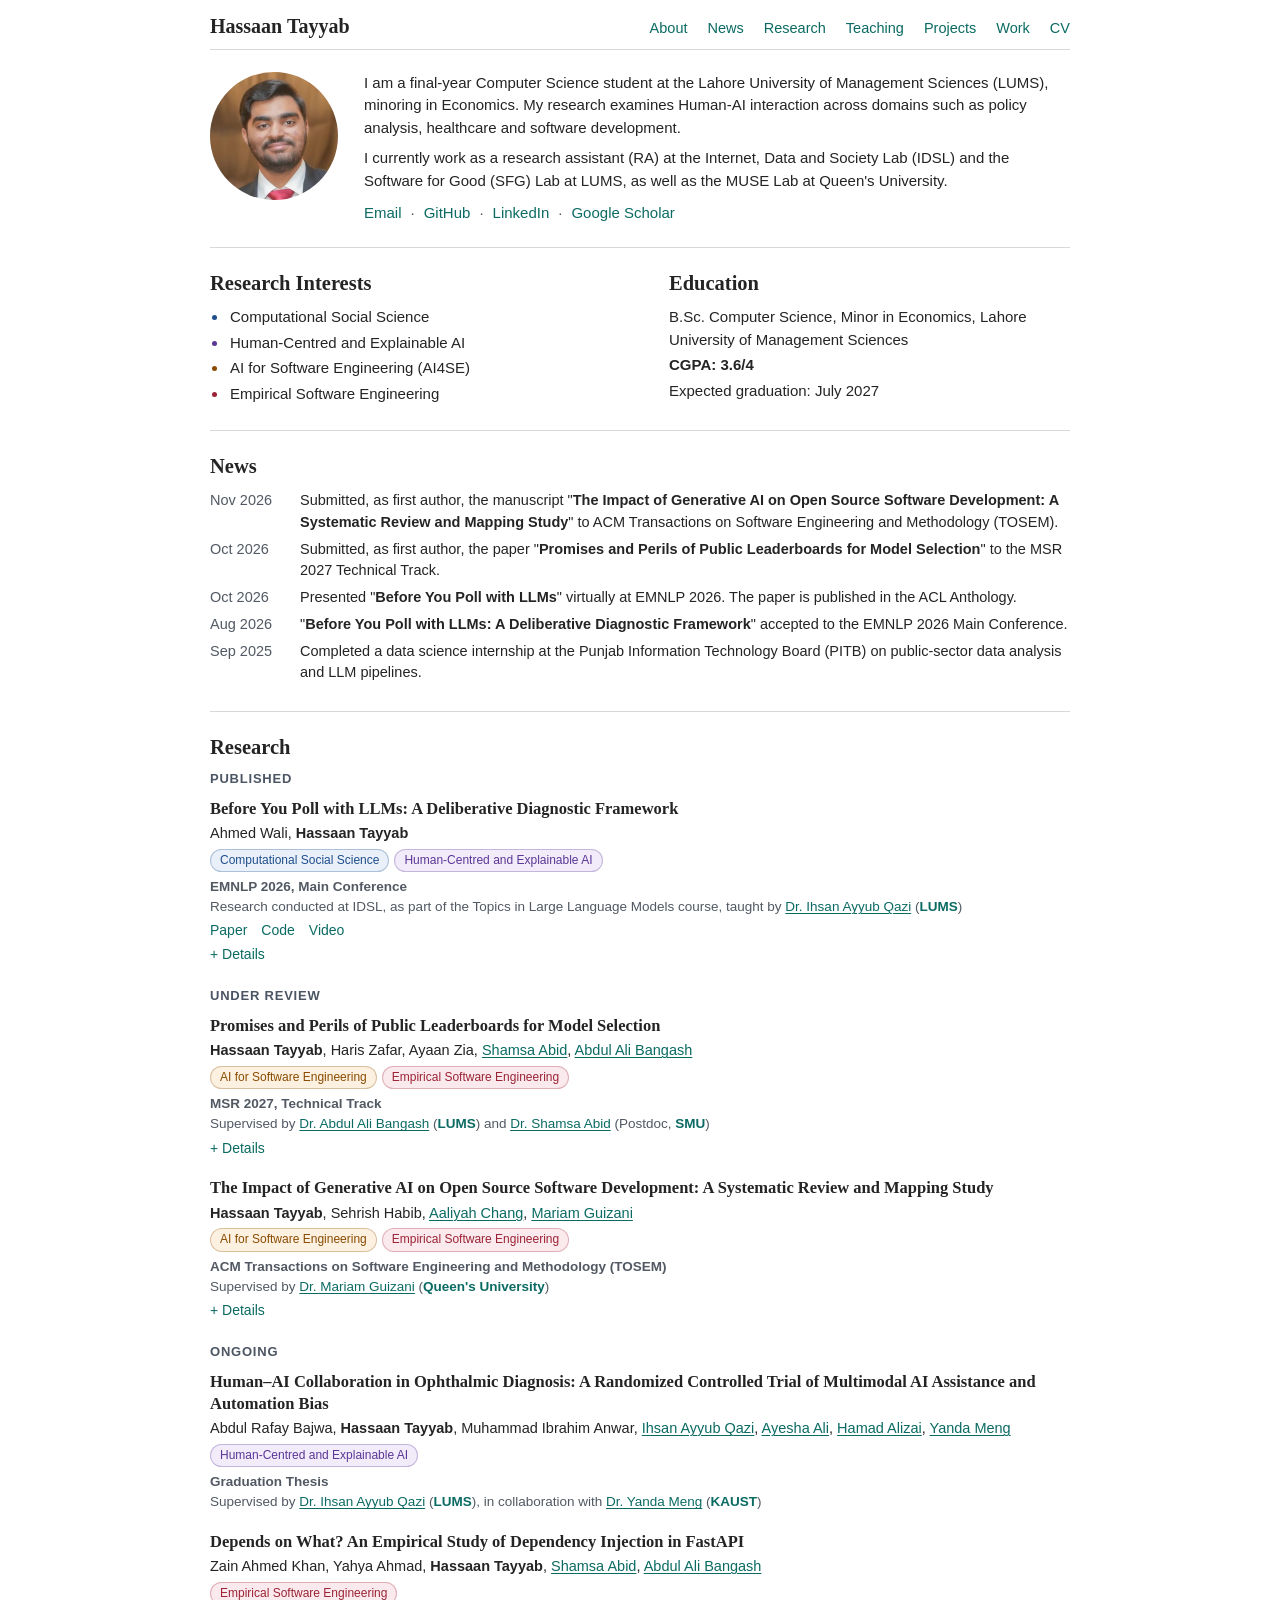
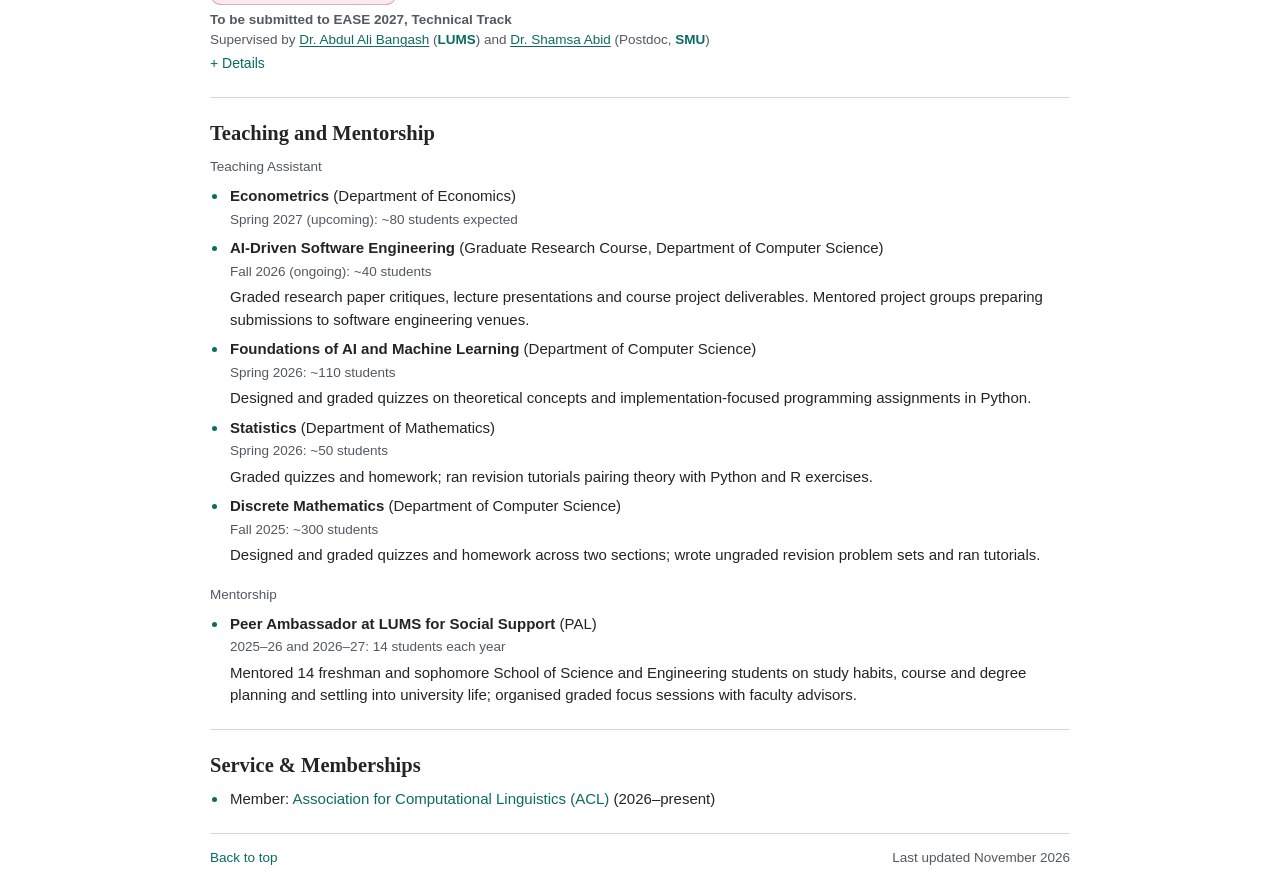
<file: index.html>
<!doctype html>
<html lang="en">
<head>
  <meta charset="utf-8">
  <meta name="viewport" content="width=device-width, initial-scale=1">
  <title>Hassaan Tayyab</title>
  <meta name="description" content="Undergraduate researcher at LUMS studying Human-AI interaction across policy analysis, healthcare and software development.">
  <link rel="canonical" href="https://hussey17.github.io/">
  <link rel="icon" href="favicon.svg" type="image/svg+xml">
  <link rel="stylesheet" href="style.css?v=20261125">

  <!-- Link previews (LinkedIn, Slack, X) -->
  <meta property="og:type" content="profile">
  <meta property="og:title" content="Hassaan Tayyab">
  <meta property="og:description" content="Undergraduate researcher at LUMS studying Human-AI interaction across policy analysis, healthcare and software development.">
  <meta property="og:url" content="https://hussey17.github.io/">
  <meta property="og:image" content="https://hussey17.github.io/assets/portrait.jpg">
  <meta name="twitter:card" content="summary">
  <meta name="twitter:title" content="Hassaan Tayyab">
  <meta name="twitter:description" content="Undergraduate researcher at LUMS studying Human-AI interaction across policy analysis, healthcare and software development.">
  <meta name="twitter:image" content="https://hussey17.github.io/assets/portrait.jpg">

  <script type="application/ld+json">
  {
    "@context": "https://schema.org",
    "@type": "Person",
    "name": "Hassaan Tayyab",
    "url": "https://hussey17.github.io/",
    "jobTitle": "Undergraduate Researcher",
    "affiliation": {
      "@type": "CollegeOrUniversity",
      "name": "Lahore University of Management Sciences (LUMS)"
    },
    "sameAs": [
      "https://scholar.google.com/citations?user=nCCFQ2gAAAAJ",
      "https://orcid.org/0009-0007-6411-8218",
      "https://www.linkedin.com/in/hassaan-tayyab-a7765b380/",
      "https://github.com/hussey17"
    ]
  }
  </script>
</head>
<body>
  <a class="skip-link" href="#main">Skip to content</a>

  <header class="site-header" id="top">
    <div class="wrap">
      <div class="header-inner">
        <h1 class="site-name"><a href="#top">Hassaan Tayyab</a></h1>
        <nav class="site-nav" aria-label="Main">
          <ul>
            <li><a href="#about">About</a></li>
            <li><a href="#news">News</a></li>
            <li><a href="#research">Research</a></li>
            <li><a href="#teaching">Teaching</a></li>
            <li><a href="projects.html">Projects</a></li>
            <li><a href="projects.html#experience">Work</a></li>
            <li><a href="cv.pdf?v=20261125-5" target="_blank" rel="noopener">CV</a></li>
          </ul>
        </nav>
      </div>
    </div>
  </header>

  <main id="main" class="wrap">

    <!-- ============ ABOUT ============ -->
    <section id="about" aria-label="About">
      <div class="about">
        <img class="portrait" src="assets/portrait.jpg" alt="Portrait of Hassaan Tayyab" width="116" height="116">
        <div>
          <p>I am a final-year Computer Science student at the Lahore University of Management Sciences (LUMS), minoring in Economics. My research examines Human-AI interaction across domains such as policy analysis, healthcare and software development.</p>
          <p>I currently work as a research assistant (RA) at the Internet, Data and Society Lab (IDSL) and the Software for Good (SFG) Lab at LUMS, as well as the MUSE Lab at Queen's University.</p>
          <ul class="profile-links">
            <li><a href="mailto:27100157@lums.edu.pk">Email</a></li>
            <li><a href="https://github.com/hussey17" target="_blank" rel="noopener">GitHub</a></li>
            <li><a href="https://www.linkedin.com/in/hassaan-tayyab-a7765b380/" target="_blank" rel="noopener">LinkedIn</a></li>
            <li><a href="https://scholar.google.com/citations?user=nCCFQ2gAAAAJ" target="_blank" rel="noopener">Google Scholar</a></li>
          </ul>
        </div>
      </div>
    </section>

    <!-- ============ SNAPSHOT ============ -->
    <section class="snapshot" aria-label="Research interests and education">
      <div>
        <h2>Research Interests</h2>
        <ul class="interest-list">
          <li class="i-css">Computational Social Science</li>
          <li class="i-hcai">Human-Centred and Explainable AI</li>
          <li class="i-ai4se">AI for Software Engineering (AI4SE)</li>
          <li class="i-ese">Empirical Software Engineering</li>
        </ul>
      </div>
      <div class="edu">
        <h2>Education</h2>
        <p>B.Sc. Computer Science, Minor in Economics, Lahore University of Management Sciences</p>
        <p><strong>CGPA: 3.6/4</strong></p>
        <p>Expected graduation: July 2027</p>
      </div>
    </section>

    <!-- ============ NEWS (newest first) ============ -->
    <section id="news" aria-labelledby="news-h">
      <h2 id="news-h">News</h2>
      <ul class="news">
        <li><span class="news-date">Nov 2026</span><span>Submitted, as first author, the manuscript "<strong>The Impact of Generative AI on Open Source Software Development: A Systematic Review and Mapping Study</strong>" to ACM Transactions on Software Engineering and Methodology (TOSEM).</span></li>
        <li><span class="news-date">Oct 2026</span><span>Submitted, as first author, the paper "<strong>Promises and Perils of Public Leaderboards for Model Selection</strong>" to the MSR 2027 Technical Track.</span></li>
        <li><span class="news-date">Oct 2026</span><span>Presented "<strong>Before You Poll with LLMs</strong>" virtually at EMNLP 2026. The paper is published in the ACL Anthology.</span></li>
        <li><span class="news-date">Aug 2026</span><span>"<strong>Before You Poll with LLMs: A Deliberative Diagnostic Framework</strong>" accepted to the EMNLP 2026 Main Conference.</span></li>
        <li><span class="news-date">Sep 2025</span><span>Completed a data science internship at the Punjab Information Technology Board (PITB) on public-sector data analysis and LLM pipelines.</span></li>
      </ul>
    </section>

    <!-- ============ RESEARCH ============ -->
    <section id="research" aria-labelledby="research-h">
      <h2 id="research-h">Research</h2>

      <h3>Published</h3>

      <article class="item">
        <h4 class="item-title">Before You Poll with LLMs: A Deliberative Diagnostic Framework</h4>
        <p class="authors">Ahmed Wali, <span class="me">Hassaan Tayyab</span></p>
        <ul class="tags" aria-label="Research areas">
          <li class="i-css">Computational Social Science</li>
          <li class="i-hcai">Human-Centred and Explainable AI</li>
        </ul>
        <p class="meta venue">EMNLP 2026, Main Conference</p>
        <p class="meta">Research conducted at IDSL, as part of the Topics in Large Language Models course, taught by <a class="person" href="https://scholar.google.com/citations?user=lVzlcmUAAAAJ" target="_blank" rel="noopener">Dr.&nbsp;Ihsan Ayyub Qazi</a> (<a class="inst" href="https://sbasse.lums.edu.pk/department-of-computer-science" target="_blank" rel="noopener">LUMS</a>)</p>
        <div class="item-links">
          <a href="https://aclanthology.org/2026.emnlp-main.2291.pdf" target="_blank" rel="noopener">Paper</a>
          <a href="https://zenodo.org/records/22184689" target="_blank" rel="noopener">Code</a>
          <a href="https://youtu.be/LaYz2QoG8hY" target="_blank" rel="noopener">Video</a>
        </div>
        <details>
          <summary>Details</summary>
          <ul>
            <li><strong>Study design.</strong> We test dynamic fidelity: whether LLM personas change their opinions the way humans do after receiving new information. Using Stanford's America in One Room deliberative poll, we built 526 personas matched one-to-one to the human participants on the same 13 demographic attributes, including party, age, race, gender, education, income, state and LGBT identity. Each persona answered the poll's questions on a 0 to 10 scale (72 questions across immigration, healthcare, the economy, the environment and foreign policy). We then gave it the same balanced briefing materials the participants received and asked the same questions again, without showing it its earlier answers. Finally, we compared each persona's opinion shift with that of its human counterpart across five frontier models: GPT-5.1, Gemini 2.0 Flash, Claude Sonnet 4.5, Llama 3.3 70B and DeepSeek V3.</li>
            <li><strong>Key findings.</strong> No model matched human belief revision, and each failed in its own way. On questions about the opposing party, where humans became less hostile after deliberation, GPT-5.1 personas became more hostile (reversal). Gemini, Claude and Llama shifted in the right direction but at 5 to 7 times the human magnitude (overshoot). DeepSeek barely moved (rigidity). GPT-5.1 reversed on 80% of these outgroup questions but only 26% of policy questions. Two ablations isolated the cause. Replacing the policy briefings with irrelevant Wikipedia articles removed GPT-5.1's reversal, showing that policy content triggers it. Naming the target party explicitly produced opposite failures in the same model: GPT-5.1 reversed on outgroup questions and overshot on ingroup ones, while Gemini showed the inverse.</li>
            <li><strong>Self-sycophancy and implications.</strong> We term this pattern self-sycophancy: a model conforms to its own stereotype of the persona instead of reasoning from the information it is given. GPT-5.1 follows a stereotype of outgroup hostility, and Gemini one of ingroup favoritism. Static evaluations, which only check whether a persona holds the right opinion at one point in time, cannot detect these failures. Used for policy research, GPT-5.1 would suggest that deliberation increases hostility, Gemini would overstate its effect, and DeepSeek would suggest it has none. For researchers and practitioners, we propose a four-step protocol to run before trusting LLM personas to simulate opinion change.</li>
          </ul>
        </details>
      </article>

      <h3>Under Review</h3>

      <article class="item">
        <h4 class="item-title">Promises and Perils of Public Leaderboards for Model Selection</h4>
        <p class="authors"><span class="me">Hassaan Tayyab</span>, Haris Zafar, Ayaan Zia, <a class="person" href="https://scholar.google.com/citations?user=jRO5wwcAAAAJ" target="_blank" rel="noopener">Shamsa Abid</a>, <a class="person" href="https://scholar.google.com/citations?user=2OjeYCoAAAAJ" target="_blank" rel="noopener">Abdul Ali Bangash</a></p>
        <ul class="tags" aria-label="Research areas">
          <li class="i-ai4se">AI for Software Engineering</li>
          <li class="i-ese">Empirical Software Engineering</li>
        </ul>
        <p class="meta venue">MSR 2027, Technical Track</p>
        <p class="meta">Supervised by <a class="person" href="https://scholar.google.com/citations?user=2OjeYCoAAAAJ" target="_blank" rel="noopener">Dr.&nbsp;Abdul Ali Bangash</a> (<a class="inst" href="https://sbasse.lums.edu.pk/department-of-computer-science" target="_blank" rel="noopener">LUMS</a>) and <a class="person" href="https://scholar.google.com/citations?user=jRO5wwcAAAAJ" target="_blank" rel="noopener">Dr.&nbsp;Shamsa Abid</a> (Postdoc, <a class="inst" href="https://computing.smu.edu.sg/" target="_blank" rel="noopener">SMU</a>)</p>
        <details>
          <summary>Details</summary>
          <ul>
            <li><strong>Study design.</strong> We mined GitHub, Hugging Face and the official HELM catalog for 449,258 leaderboard candidates. Two layers of automated filtering reduced these to 13,765, and manual screening, calibrated by three authors on a 10% stratified sample (pairwise Cohen's &kappa; 0.73 to 0.86), produced a corpus of 1,555 foundation-model leaderboards. Three authors verified LLM-assisted extractions and coded what each leaderboard discloses into a shared codebook, then derived the promises and perils of that information for model selection. We built five model-selection scenarios from these and surveyed 17 developers across three software development firms.</li>
            <li><strong>Key findings.</strong> Leaderboards disclose seven categories of information. Tasks and datasets are the most common (77.4%), followed by score breakdowns (58.0%), result provenance (57.3%), evaluation code (53.5%), evaluation settings (41.0%) and versioning (40.3%). Cost and resource use is the rarest (15.8%). From these we derive five promises, such as shortlisting models tested on relevant tasks, and five perils, such as scores that do not transfer across evaluation setups and aggregate scores that hide task-specific weaknesses. Developers judged models by the total cost of usable output, including retries, manual fixes and review time, rather than by price alone.</li>
            <li><strong>Implications.</strong> We combine the corpus analysis and developer responses into five guidelines: check task and setup compatibility, compare the total cost of usable output, validate reported advantages on project-relevant tasks, scale verification to the cost of failure, and reassess whether model updates justify a switch.</li>
          </ul>
        </details>
      </article>

      <article class="item">
        <h4 class="item-title">The Impact of Generative AI on Open Source Software Development: A Systematic Review and Mapping Study</h4>
        <p class="authors"><span class="me">Hassaan Tayyab</span>, Sehrish Habib, <a class="person" href="https://conf.researchr.org/profile/icse-2026/aaliyahchang" target="_blank" rel="noopener">Aaliyah Chang</a>, <a class="person" href="https://scholar.google.com/citations?user=do3NaKYAAAAJ" target="_blank" rel="noopener">Mariam Guizani</a></p>
        <ul class="tags" aria-label="Research areas">
          <li class="i-ai4se">AI for Software Engineering</li>
          <li class="i-ese">Empirical Software Engineering</li>
        </ul>
        <p class="meta venue">ACM Transactions on Software Engineering and Methodology (TOSEM)</p>
        <p class="meta">Supervised by <a class="person" href="https://scholar.google.com/citations?user=do3NaKYAAAAJ" target="_blank" rel="noopener">Dr.&nbsp;Mariam Guizani</a> (<a class="inst" href="https://smithengineering.queensu.ca/ece/" target="_blank" rel="noopener">Queen's University</a>)</p>
        <details>
          <summary>Details</summary>
          <ul>
            <li><strong>Study design.</strong> Following Kitchenham and Charters' guidelines, we searched the ACM Digital Library, IEEE Xplore, Scopus and Web of Science through their APIs for peer-reviewed studies published from January 2023 to June 2026, using a query validated against 13 control papers. Of 10,530 records, 7,556 remained after removing duplicates and records without verifiable DOIs. Three authors independently screened titles and abstracts, jointly reviewed 110 shortlisted records and screened 18 full texts, which yielded 12 studies. Backward and forward snowballing added 16 more, for a final corpus of 28. We characterised each study's tools, OSS settings and methods, then mapped its reported outcomes onto Feng et al.'s socio-technical roadmap, which applies McLuhan's tetrad to 67 scenarios across Tasks, Technology, People and Structures.</li>
            <li><strong>Key findings.</strong> The evidence is recent and concentrated: 16 of the 28 studies appeared in 2026, 15 were published at MSR, and 25 are sample studies of software artifacts that often reuse the AIDev and DevGPT datasets. GitHub Copilot (17 studies) and ChatGPT (13) are the most studied tools. Of the 67 scenarios, 18 are supported, one has mixed evidence, none are contradicted and 48 (71.6%) have not been studied. The mixed case is code quality, which improves in some studies and deteriorates in others. Support is concentrated in Tasks and Technology (17 of 19 scenarios), while only two People scenarios and none of the 11 Structures scenarios have supporting evidence.</li>
            <li><strong>Implications.</strong> Studies document GenAI supporting test generation, routine maintenance and multilingual documentation, but evidence on review effort, contributor learning and retention, and the long-term cost of maintaining generated code remains limited. We recommend that contributors verify generated changes, that maintainers set explicit disclosure and verification rules and account for review and maintenance effort, and that researchers run longitudinal studies linking repository data with direct measures of contributor and maintainer experience.</li>
          </ul>
        </details>
      </article>

      <h3>Ongoing</h3>

      <article class="item">
        <h4 class="item-title">Human–AI Collaboration in Ophthalmic Diagnosis: A Randomized Controlled Trial of Multimodal AI Assistance and Automation Bias</h4>
        <p class="authors">Abdul Rafay Bajwa, <span class="me">Hassaan Tayyab</span>, Muhammad Ibrahim Anwar,
          <a class="person" href="https://scholar.google.com/citations?user=lVzlcmUAAAAJ" target="_blank" rel="noopener">Ihsan Ayyub Qazi</a>,
          <a class="person" href="https://scholar.google.com/citations?user=E5s9PpAAAAAJ" target="_blank" rel="noopener">Ayesha Ali</a>,
          <a class="person" href="https://scholar.google.com/citations?user=L4lhO6AAAAAJ" target="_blank" rel="noopener">Hamad Alizai</a>,
          <a class="person" href="https://scholar.google.com/citations?user=ueNkFakAAAAJ" target="_blank" rel="noopener">Yanda Meng</a></p>
        <ul class="tags" aria-label="Research areas">
          <li class="i-hcai">Human-Centred and Explainable AI</li>
        </ul>
        <p class="meta venue">Graduation Thesis</p>
        <p class="meta">Supervised by <a class="person" href="https://scholar.google.com/citations?user=lVzlcmUAAAAJ" target="_blank" rel="noopener">Dr.&nbsp;Ihsan Ayyub Qazi</a> (<a class="inst" href="https://sbasse.lums.edu.pk/department-of-computer-science" target="_blank" rel="noopener">LUMS</a>), in collaboration with <a class="person" href="https://scholar.google.com/citations?user=ueNkFakAAAAJ" target="_blank" rel="noopener">Dr.&nbsp;Yanda Meng</a> (<a class="inst" href="https://bese.kaust.edu.sa/" target="_blank" rel="noopener">KAUST</a>)</p>
      </article>

      <article class="item">
        <h4 class="item-title">Depends on What? An Empirical Study of Dependency Injection in FastAPI</h4>
        <p class="authors">Zain Ahmed Khan, Yahya Ahmad, <span class="me">Hassaan Tayyab</span>, <a class="person" href="https://scholar.google.com/citations?user=jRO5wwcAAAAJ" target="_blank" rel="noopener">Shamsa Abid</a>, <a class="person" href="https://scholar.google.com/citations?user=2OjeYCoAAAAJ" target="_blank" rel="noopener">Abdul Ali Bangash</a></p>
        <ul class="tags" aria-label="Research areas">
          <li class="i-ese">Empirical Software Engineering</li>
        </ul>
        <p class="meta venue">To be submitted to EASE 2027, Technical Track</p>
        <p class="meta">Supervised by <a class="person" href="https://scholar.google.com/citations?user=2OjeYCoAAAAJ" target="_blank" rel="noopener">Dr.&nbsp;Abdul Ali Bangash</a> (<a class="inst" href="https://sbasse.lums.edu.pk/department-of-computer-science" target="_blank" rel="noopener">LUMS</a>) and <a class="person" href="https://scholar.google.com/citations?user=jRO5wwcAAAAJ" target="_blank" rel="noopener">Dr.&nbsp;Shamsa Abid</a> (Postdoc, <a class="inst" href="https://computing.smu.edu.sg/" target="_blank" rel="noopener">SMU</a>)</p>
        <details>
          <summary>Details</summary>
          <p>FastAPI ships with a built-in dependency injection (DI) system, yet little is known about how developers wire dependencies in practice or what that wiring costs at runtime. We mine about 5,000 candidate FastAPI repositories from GitHub and use static analysis to classify each application into one of four DI strategies: FastAPI's native DI, an external DI container, manual DI or no DI, along with the constructs and libraries used within each. We then extract structural properties of the dependency wiring for every endpoint, such as the number of dependencies it reaches, synchronous providers on its request path, chain depth and dependency lifecycle. Finally, we test whether these properties predict runtime cost: we calibrate a cost model on controlled applications, pre-register predicted rankings of routes in real applications, and compare them with measured dependency-resolution times. The goal is evidence on which DI patterns carry runtime cost, and a static estimate that developers and tools can use without load testing.</p>
        </details>
      </article>
    </section>

    <!-- ============ TEACHING ============ -->
    <section id="teaching" aria-labelledby="teaching-h">
      <h2 id="teaching-h">Teaching and Mentorship</h2>
      <p class="meta teach-intro">Teaching Assistant</p>
      <ul class="teach-list">
        <li>
          <span class="teach-course">Econometrics</span> (Department of Economics)<br>
          <span class="meta">Spring 2027 (upcoming): ~80 students expected</span>
        </li>
        <li>
          <span class="teach-course">AI-Driven Software Engineering</span> (Graduate Research Course, Department of Computer Science)<br>
          <span class="meta">Fall 2026 (ongoing): ~40 students</span>
          <p class="teach-desc">Graded research paper critiques, lecture presentations and course project deliverables. Mentored project groups preparing submissions to software engineering venues.</p>
        </li>
        <li>
          <span class="teach-course">Foundations of AI and Machine Learning</span> (Department of Computer Science)<br>
          <span class="meta">Spring 2026: ~110 students</span>
          <p class="teach-desc">Designed and graded quizzes on theoretical concepts and implementation-focused programming assignments in Python.</p>
        </li>
        <li>
          <span class="teach-course">Statistics</span> (Department of Mathematics)<br>
          <span class="meta">Spring 2026: ~50 students</span>
          <p class="teach-desc">Graded quizzes and homework; ran revision tutorials pairing theory with Python and R exercises.</p>
        </li>
        <li>
          <span class="teach-course">Discrete Mathematics</span> (Department of Computer Science)<br>
          <span class="meta">Fall 2025: ~300 students</span>
          <p class="teach-desc">Designed and graded quizzes and homework across two sections; wrote ungraded revision problem sets and ran tutorials.</p>
        </li>
      </ul>
      <p class="meta teach-intro mentor-intro">Mentorship</p>
      <ul class="teach-list">
        <li>
          <span class="teach-course">Peer Ambassador at LUMS for Social Support</span> (PAL)<br>
          <span class="meta">2025–26 and 2026–27: 14 students each year</span>
          <p class="teach-desc">Mentored 14 freshman and sophomore School of Science and Engineering students on study habits, course and degree planning and settling into university life; organised graded focus sessions with faculty advisors.</p>
        </li>
      </ul>
    </section>

    <!-- ============ SERVICE & MEMBERSHIPS ============ -->
    <section id="service" aria-labelledby="service-h">
      <h2 id="service-h">Service &amp; Memberships</h2>
      <ul class="teach-list">
        <li>Member: <a href="https://www.aclweb.org/" target="_blank" rel="noopener">Association for Computational Linguistics (ACL)</a> (2026–present)</li>
      </ul>
    </section>

  </main>

  <footer class="site-footer">
    <div class="wrap">
      <div class="footer-inner">
        <a href="#top">Back to top</a>
        <span>Last updated November 2026</span>
      </div>
    </div>
  </footer>
</body>
</html>
</file>
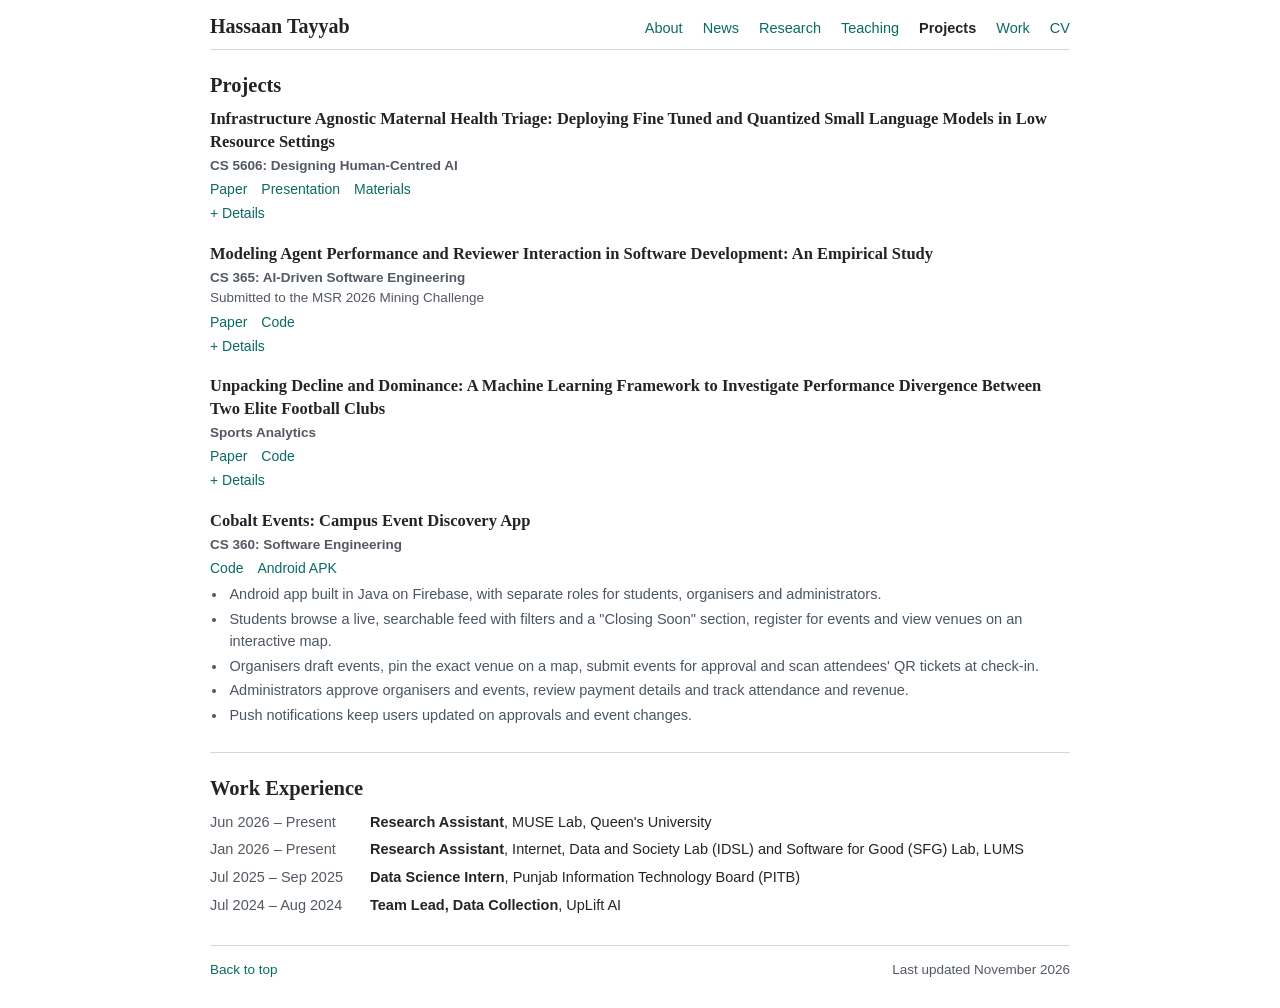
<file: projects.html>
<!doctype html>
<html lang="en">
<head>
  <meta charset="utf-8">
  <meta name="viewport" content="width=device-width, initial-scale=1">
  <title>Projects · Hassaan Tayyab</title>
  <meta name="description" content="Projects and work experience of Hassaan Tayyab, an undergraduate researcher at LUMS.">
  <link rel="canonical" href="https://hussey17.github.io/projects.html">
  <link rel="icon" href="favicon.svg" type="image/svg+xml">
  <link rel="stylesheet" href="style.css?v=20261125">

  <meta property="og:type" content="website">
  <meta property="og:title" content="Projects · Hassaan Tayyab">
  <meta property="og:description" content="Projects and work experience of Hassaan Tayyab, an undergraduate researcher at LUMS.">
  <meta property="og:url" content="https://hussey17.github.io/projects.html">
  <meta property="og:image" content="https://hussey17.github.io/assets/portrait.jpg">
  <meta name="twitter:card" content="summary">
</head>
<body>
  <a class="skip-link" href="#main">Skip to content</a>

  <header class="site-header" id="top">
    <div class="wrap">
      <div class="header-inner">
        <p class="site-name"><a href="index.html">Hassaan Tayyab</a></p>
        <nav class="site-nav" aria-label="Main">
          <ul>
            <li><a href="index.html#about">About</a></li>
            <li><a href="index.html#news">News</a></li>
            <li><a href="index.html#research">Research</a></li>
            <li><a href="index.html#teaching">Teaching</a></li>
            <li><a href="projects.html" aria-current="page">Projects</a></li>
            <li><a href="#experience">Work</a></li>
            <li><a href="cv.pdf?v=20261125-5" target="_blank" rel="noopener">CV</a></li>
          </ul>
        </nav>
      </div>
    </div>
  </header>

  <main id="main" class="wrap">

    <!-- ============ PROJECTS ============ -->
    <section id="projects" aria-labelledby="projects-h">
      <h2 id="projects-h">Projects</h2>

      <!-- Each project is one <article class="item">. Copy a block to add another. -->

      <article class="item">
        <h3 class="item-title">Infrastructure Agnostic Maternal Health Triage: Deploying Fine Tuned and Quantized Small Language Models in Low Resource Settings</h3>
        <p class="meta venue">CS 5606: Designing Human-Centred AI</p>
        <div class="item-links">
          <a href="papers/slm-maternal-health-triage.pdf" target="_blank" rel="noopener">Paper</a>
          <a href="papers/slm-maternal-health-triage-slides.pdf?v=20261124" target="_blank" rel="noopener">Presentation</a>
          <a href="https://github.com/hussey17/SLM-Maternal-Health-Triage" target="_blank" rel="noopener">Materials</a>
        </div>
        <details>
          <summary>Details</summary>
          <ul>
            <li><strong>Study design.</strong> We built 150 synthetic clinical dictations in code-switched Roman Urdu, grounded in published maternal-health vocabularies and WHO antenatal care guidelines, and seeded with realistic speech-recognition errors. We compared three small language models (Gemma 2 2B, Llama 3.2 3B and Qwen 2.5 3B) with Gemini 2.5 Flash at extracting structured medical records from these dictations. We then fine-tuned the small models with LoRA on 120 cases and compressed them to 4-bit precision. A Gemini-based judge scored every record on a 90-point clinical rubric across eight dimensions, validated against two clinicians on a stratified sample (r = 0.72).</li>
            <li><strong>Key findings.</strong> Off-the-shelf small models reached 75 to 82% of the cloud model's score, falling furthest behind on resolving euphemisms and transcription errors. After fine-tuning, all three matched or exceeded the cloud model, with Gemma 2B reaching 104.7% of its score. At 4-bit precision, Qwen 3B kept 98.8% of its fine-tuned score and matched the cloud baseline (62.14 vs 62.34 out of 90) within 2 GB of memory. Every model found implicit, scattered red flags much harder to detect than explicit ones.</li>
            <li><strong>Implications.</strong> Fine-tuned, quantized small models fit within the memory of budget smartphones and can generate maternal health records offline, keeping patient data on the device where internet access is unreliable. Future work will validate these models on real health-worker recordings and larger test sets, and develop targeted training for detecting implicit red flags.</li>
          </ul>
        </details>
      </article>

      <article class="item">
        <h3 class="item-title">Modeling Agent Performance and Reviewer Interaction in Software Development: An Empirical Study</h3>
        <p class="meta venue">CS 365: AI-Driven Software Engineering</p>
        <p class="meta">Submitted to the MSR 2026 Mining Challenge</p>
        <div class="item-links">
          <a href="papers/agent-performance-msr2026.pdf" target="_blank" rel="noopener">Paper</a>
          <a href="https://github.com/hussey17/Modeling-Agent-Performance-MSR" target="_blank" rel="noopener">Code</a>
        </div>
        <details>
          <summary>Details</summary>
          <ul>
            <li><strong>Study design.</strong> Using the AIDev-Pop dataset, we analysed about 32,000 closed pull requests written by five coding agents (OpenAI Codex, Claude Code, Cursor, Copilot and Devin) across task types such as fixes, features, tests and CI. For each agent and task type, we computed merge rate, mean resolution time, code churn and review-comment volume. After Shapiro–Wilk normality tests, we used Spearman's rank correlation to relate success to speed (RQ1) and code changes to reviewer interaction (RQ2).</li>
            <li><strong>Key findings.</strong> The link between merging and resolution speed depends on the agent. Most agent–task pairs (69%) were negatively correlated, with Devin's merged pull requests resolving faster, while Claude Code's merged CI pull requests took longer (r = +0.71) and Codex showed almost no relationship. Larger code changes drew more review comments in 82.8% of 58 agent–task combinations, most consistently for Copilot (mean r = 0.45).</li>
            <li><strong>Implications.</strong> Merge rate is a more reliable signal than resolution time when choosing an agent for a task, and code churn is a reasonable indicator of the review effort an agent's pull request will need.</li>
          </ul>
        </details>
      </article>

      <article class="item">
        <h3 class="item-title">Unpacking Decline and Dominance: A Machine Learning Framework to Investigate Performance Divergence Between Two Elite Football Clubs</h3>
        <p class="meta venue">Sports Analytics</p>
        <div class="item-links">
          <a href="papers/kmc-united-vs-city.pdf" target="_blank" rel="noopener">Paper</a>
          <a href="https://github.com/hussey17/KMC_United_vs_City" target="_blank" rel="noopener">Code</a>
        </div>
        <details>
          <summary>Details</summary>
          <ul>
            <li><strong>Study design.</strong> I collected every Premier League match that Manchester United and Manchester City failed to win over the six seasons after Sir Alex Ferguson's retirement (2013/14 to 2018/19), excluding matches with nothing left to play for. Each match is described by matchday, venue, goals for and against, Elo difference, rest days, pre-match betting odds and the opponent's final position, with expected goals (xG) difference and possession added from 2015/16. I applied k-means clustering, choosing k through silhouette analysis, to each era, each manager's tenure and City's title-winning seasons.</li>
            <li><strong>Key findings.</strong> From 2015/16 to 2018/19, United failed to win 71 of the included matches against City's 46. United's failures split into two profiles: defeats by top-four rivals, and dropped points against mid-table and lower sides despite 62.6% possession and an xG difference of only about 0.5, which points to poor chance creation. City's dropped points in Guardiola's later seasons came against lower-half sides they still out-created (xG difference 0.86), which suggests finishing variance rather than a structural weakness. Earlier City slip-ups often came against better-rested opponents.</li>
            <li><strong>Implications.</strong> Clustering non-wins on match context and xG separates structural weaknesses from short-term variance, a distinction that league tables and simple averages miss. Here it ties United's decline to weak chance creation and repeated squad rebuilding across managers rather than to bad luck.</li>
          </ul>
        </details>
      </article>

      <article class="item">
        <h3 class="item-title">Cobalt Events: Campus Event Discovery App</h3>
        <p class="meta venue">CS 360: Software Engineering</p>
        <div class="item-links">
          <a href="https://github.com/CS360S26cobalt/cobalt-events" target="_blank" rel="noopener">Code</a>
          <a href="downloads/cobalt-events.apk" download>Android APK</a>
        </div>
        <ul class="feature-list">
          <li>Android app built in Java on Firebase, with separate roles for students, organisers and administrators.</li>
          <li>Students browse a live, searchable feed with filters and a "Closing Soon" section, register for events and view venues on an interactive map.</li>
          <li>Organisers draft events, pin the exact venue on a map, submit events for approval and scan attendees' QR tickets at check-in.</li>
          <li>Administrators approve organisers and events, review payment details and track attendance and revenue.</li>
          <li>Push notifications keep users updated on approvals and event changes.</li>
        </ul>
      </article>
    </section>

    <!-- ============ WORK EXPERIENCE ============ -->
    <section id="experience" aria-labelledby="experience-h">
      <h2 id="experience-h">Work Experience</h2>
      <ul class="experience">
        <li><span class="exp-date">Jun 2026 – Present</span><span><strong>Research Assistant</strong>, MUSE Lab, Queen's University</span></li>
        <li><span class="exp-date">Jan 2026 – Present</span><span><strong>Research Assistant</strong>, Internet, Data and Society Lab (IDSL) and Software for Good (SFG) Lab, LUMS</span></li>
        <li><span class="exp-date">Jul 2025 – Sep 2025</span><span><strong>Data Science Intern</strong>, Punjab Information Technology Board (PITB)</span></li>
        <li><span class="exp-date">Jul 2024 – Aug 2024</span><span><strong>Team Lead, Data Collection</strong>, UpLift AI</span></li>
      </ul>
    </section>

  </main>

  <footer class="site-footer">
    <div class="wrap">
      <div class="footer-inner">
        <a href="#top">Back to top</a>
        <span>Last updated November 2026</span>
      </div>
    </div>
  </footer>
</body>
</html>
</file>
<file: style.css>
/* ==========================================================
   Hassaan Tayyab · personal site
   Plain CSS, no build step. Edit the tokens below to restyle.
   ========================================================== */

:root {
  --content: 665px;          /* main column width */
  --accent: #0b6b63;         /* links: deep teal (change here to recolour the site) */
  --accent-hover: #084f49;
  --text: #242424;
  --muted: #4b5563;
  --meta: #525963;
  --rule: #d8d8d8;
  --bg: #ffffff;
  --status-bg: #e6f2f0;

  /* Research-interest colours: used for the interest bullets and the paper tags */
  --css-fg: #1f4e8c;   --css-bg: #e9f0fa;   /* Computational Social Science */
  --hcai-fg: #5b3696;  --hcai-bg: #f2ecfa;  /* Human-Centred and Explainable AI */
  --ai4se-fg: #8a4b00; --ai4se-bg: #fcf1e1; /* AI for Software Engineering */
  --ese-fg: #9b2335;   --ese-bg: #fbeaed;   /* Empirical Software Engineering */

  --serif: Georgia, "Times New Roman", serif;
  --sans: "Segoe UI", -apple-system, BlinkMacSystemFont, Helvetica, Arial, sans-serif;
}

*,
*::before,
*::after { box-sizing: border-box; }

html { scroll-behavior: smooth; -webkit-text-size-adjust: 100%; }
@media (prefers-reduced-motion: reduce) { html { scroll-behavior: auto; } }

body {
  margin: 0;
  background: var(--bg);
  color: var(--text);
  font: 14px/1.5 var(--sans);
}

a { color: var(--accent); text-decoration: none; }
a:hover, a:focus-visible { color: var(--accent-hover); text-decoration: underline; }
a:focus-visible, summary:focus-visible { outline: 2px solid var(--accent); outline-offset: 2px; border-radius: 2px; }

/* Collaborator names linked to their profiles */
a.person {
  text-decoration: underline;
  text-decoration-thickness: 1px;
  text-underline-offset: 2px;
}
/* Institutions linked to their departments */
a.inst { font-weight: 600; }

.skip-link {
  position: absolute; left: -9999px; top: 0;
  background: var(--bg); padding: 8px 12px;
}
.skip-link:focus { left: 16px; top: 8px; z-index: 10; }

.wrap {
  max-width: calc(var(--content) + 32px);
  margin: 0 auto;
  padding: 0 16px;
}

/* ---------- Header ---------- */
.header-inner {
  display: flex;
  align-items: baseline;
  justify-content: space-between;
  gap: 16px;
  flex-wrap: wrap;
  padding: 14px 0 9px;
  border-bottom: 1px solid var(--rule);
}
.site-name {
  font: bold 19px/1.2 var(--serif);
  color: var(--text);
  margin: 0;
}
.site-name a { color: inherit; }
.site-name a:hover { text-decoration: none; }
.site-nav ul {
  display: flex; flex-wrap: wrap; gap: 4px 18px;
  list-style: none; margin: 0; padding: 0;
  font-size: 13.5px;
}

/* ---------- Sections ---------- */
main section {
  padding: 22px 0;
  border-bottom: 1px solid var(--rule);
  scroll-margin-top: 12px;
}
main section:last-child { border-bottom: 0; }

h2 {
  font: bold 19px/1.3 var(--serif);
  margin: 0 0 10px;
}
h3 {
  font: bold 12.5px/1.3 var(--sans);
  text-transform: uppercase;
  letter-spacing: 0.06em;
  color: var(--muted);
  margin: 22px 0 10px;
}
h3:first-of-type { margin-top: 2px; }

p { margin: 0 0 8px; }
p:last-child { margin-bottom: 0; }

/* ---------- About ---------- */
.about {
  display: grid;
  grid-template-columns: 116px 1fr;
  gap: 22px;
  align-items: start;
}
.portrait {
  width: 116px; height: 116px;
  border-radius: 50%;
  object-fit: cover;
  display: block;
  background: var(--status-bg);
}
.profile-links {
  display: flex; flex-wrap: wrap; gap: 4px 0;
  list-style: none; margin: 10px 0 0; padding: 0;
}
.profile-links li:not(:last-child)::after {
  content: "·";
  color: var(--meta);
  margin: 0 9px;
}

/* ---------- Snapshot (Interests | Education) ---------- */
.snapshot {
  display: grid;
  grid-template-columns: 1fr 1fr;
  gap: 58px;
}
.interest-list { list-style: disc; margin: 0; padding-left: 1.2em; }
.interest-list li { margin-bottom: 3px; padding-left: 2px; }
.edu p { margin-bottom: 3px; }
.meta { font-size: 12.5px; color: var(--meta); line-height: 1.5; }

/* Colour key: bullet colour = tag colour */
.interest-list .i-css::marker   { color: var(--css-fg); }
.interest-list .i-hcai::marker  { color: var(--hcai-fg); }
.interest-list .i-ai4se::marker { color: var(--ai4se-fg); }
.interest-list .i-ese::marker   { color: var(--ese-fg); }

/* ---------- News ---------- */
.news { list-style: none; margin: 0; padding: 0; }
.news li {
  display: grid;
  grid-template-columns: 73px 1fr;
  gap: 0 10px;
  margin-bottom: 5px;
  font-size: 13.5px;
}
.news-date { color: var(--meta); white-space: nowrap; }

/* ---------- Research items ---------- */
.item { margin-bottom: 18px; }
.item:last-child { margin-bottom: 0; }
.item-title {
  font: bold 15.5px/1.35 var(--serif);
  margin: 0 0 3px;
}
.authors { font-size: 13.5px; margin: 0 0 4px; }
.authors .me { font-weight: 700; }
.item .meta { margin: 0; }
.item .venue { font-weight: 600; }

/* Research-area tags (rounded, colour-coded per interest) */
.tags {
  display: flex; flex-wrap: wrap; gap: 5px;
  list-style: none; margin: 0 0 5px; padding: 0;
}
.tags li {
  font-size: 11.5px; font-weight: 500;
  padding: 1px 9px;
  border-radius: 999px;
  border: 1px solid currentColor;
  line-height: 1.6;
}
.tags .i-css   { color: var(--css-fg);   background: var(--css-bg); }
.tags .i-hcai  { color: var(--hcai-fg);  background: var(--hcai-bg); }
.tags .i-ai4se { color: var(--ai4se-fg); background: var(--ai4se-bg); }
.tags .i-ese   { color: var(--ese-fg);   background: var(--ese-bg); }
.tags li { border-color: color-mix(in srgb, currentColor 30%, transparent); }

.item-links {
  display: flex; flex-wrap: wrap; gap: 2px 14px;
  font-size: 13px;
  margin-top: 3px;
}

details { margin-top: 3px; font-size: 13.5px; }
summary {
  cursor: pointer;
  color: var(--accent);
  font-size: 13px;
  list-style: none;
  display: inline-block;
}
summary::-webkit-details-marker { display: none; }
summary::before { content: "+ "; }
details[open] summary::before { content: "− "; }
details > p { margin-top: 5px; color: var(--muted); }
details > ul { margin: 6px 0 0; padding-left: 1.2em; color: var(--muted); }
details > ul li { margin-bottom: 6px; padding-left: 2px; }
details > ul li:last-child { margin-bottom: 0; }
details > ul li strong { color: var(--text); font-weight: 600; }

/* ---------- Projects page ---------- */
h3.item-title { text-transform: none; letter-spacing: 0; color: var(--text); }
.feature-list { margin: 5px 0 0; padding-left: 1.2em; font-size: 13.5px; color: var(--muted); }
.feature-list li { margin-bottom: 3px; padding-left: 2px; }
.site-nav a[aria-current="page"] { color: var(--text); font-weight: 600; }

/* ---------- Work experience ---------- */
.experience { list-style: none; margin: 0; padding: 0; }
.experience li {
  display: grid;
  grid-template-columns: 140px 1fr;
  gap: 0 10px;
  margin-bottom: 6px;
  font-size: 13.5px;
}
.exp-date { color: var(--meta); white-space: nowrap; }

/* ---------- Teaching ---------- */
.teach-intro { margin-bottom: 8px; }
.teach-list { list-style: disc; margin: 0; padding-left: 1.2em; }
.teach-list li { margin-bottom: 7px; padding-left: 2px; }
.teach-list li:last-child { margin-bottom: 0; }
.teach-list li::marker { color: var(--accent); }
.teach-course { font-weight: 600; }
.mentor-intro { margin-top: 18px; }
.teach-desc { margin: 4px 0 0; }

/* ---------- Footer ---------- */
.footer-inner {
  display: flex; justify-content: space-between; flex-wrap: wrap; gap: 8px;
  padding: 14px 0 28px;
  border-top: 1px solid var(--rule);
  font-size: 12.5px; color: var(--meta);
}

/* ---------- Wide screens (laptops and monitors) ----------
   Wider column with slightly larger type, so lines stay readable. */
@media (min-width: 1100px) {
  :root { --content: 860px; }
  body { font-size: 15px; }
  .site-name { font-size: 20px; }
  .site-nav ul { font-size: 14.5px; gap: 4px 20px; }
  h2 { font-size: 20.5px; }
  h3 { font-size: 13px; }
  .about { grid-template-columns: 128px 1fr; gap: 26px; }
  .portrait { width: 128px; height: 128px; }
  .meta { font-size: 13.5px; }
  .item-title { font-size: 16.5px; }
  .authors { font-size: 14.5px; }
  .tags li { font-size: 12px; }
  .item-links { font-size: 14px; }
  details { font-size: 14.5px; }
  summary { font-size: 14px; }
  .news li { grid-template-columns: 80px 1fr; font-size: 14.5px; }
  .experience li { grid-template-columns: 150px 1fr; font-size: 14.5px; }
  .feature-list { font-size: 14.5px; }
  .footer-inner { font-size: 13.5px; }
}

/* ---------- Mobile ---------- */
@media (max-width: 640px) {
  .header-inner { flex-direction: column; gap: 6px; }
  .about { grid-template-columns: 1fr; gap: 14px; }
  .snapshot { grid-template-columns: 1fr; gap: 22px; }
  .news li { grid-template-columns: 1fr; }
  .news-date { font-size: 12px; }
  .experience li { grid-template-columns: 1fr; }
  .exp-date { font-size: 12px; }
}

@media print {
  .site-nav, .skip-link, .site-footer a { display: none; }
  details > p, details > ul { display: block; }
}
</file>
